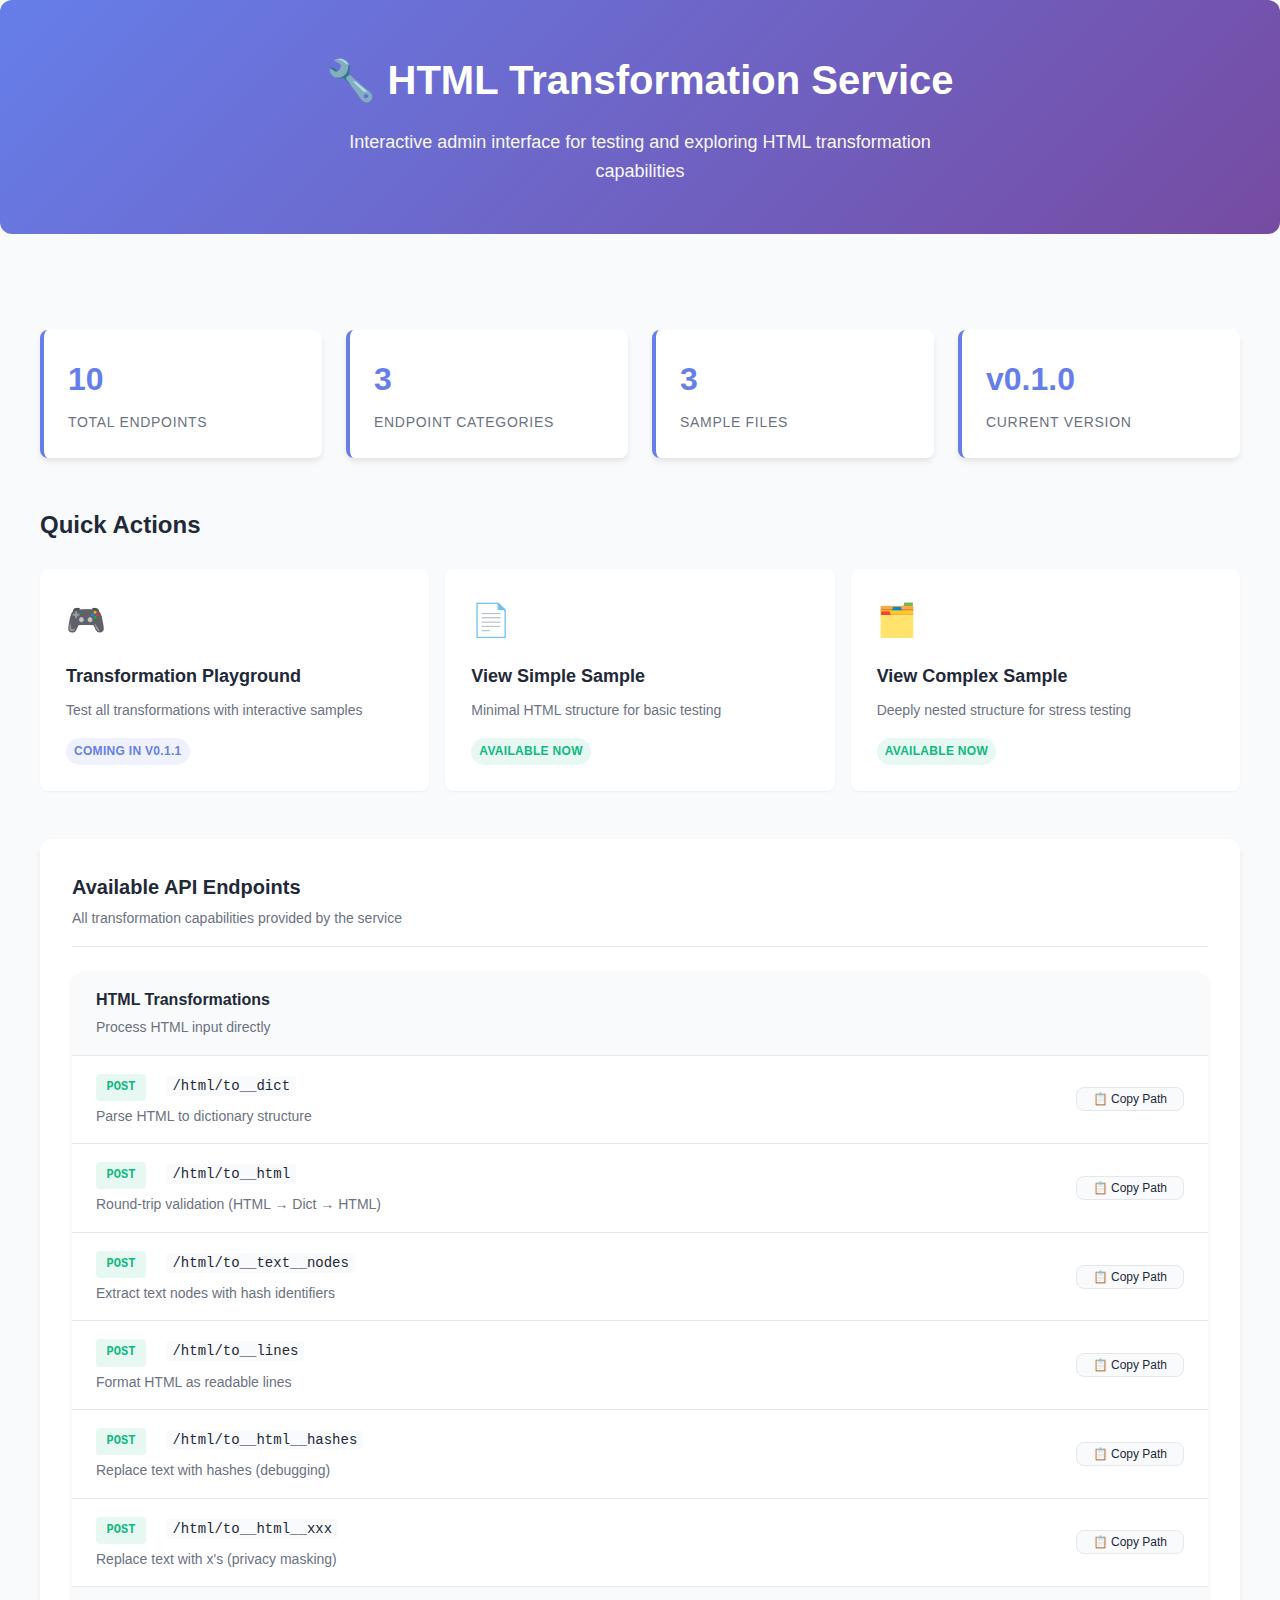
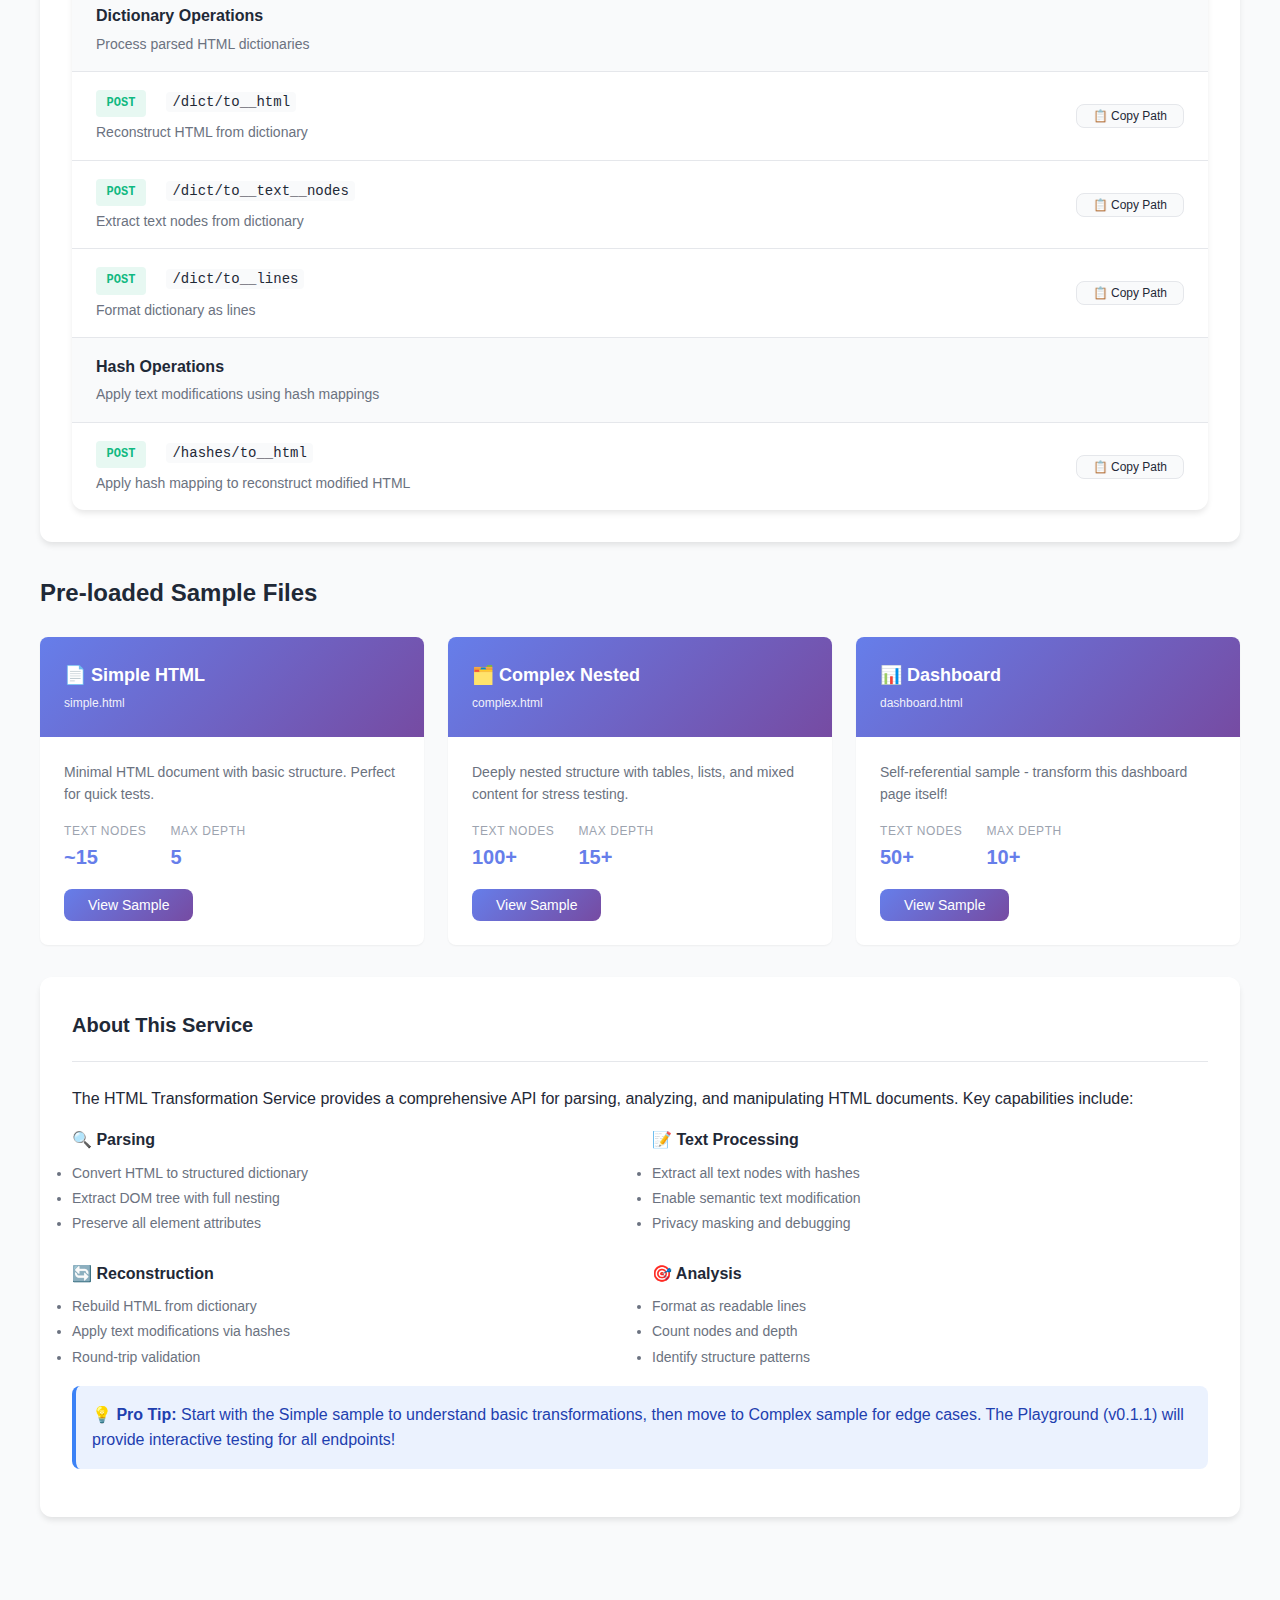
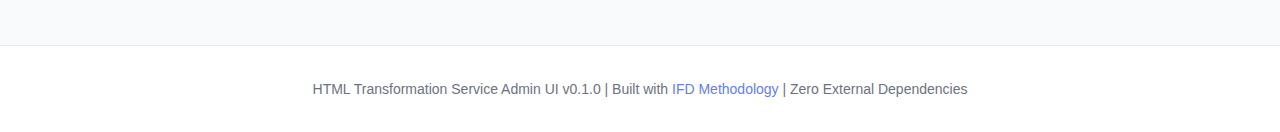
<file: mgraph_ai_service_html__admin_ui/v0/v0.1.0/index.html>
<!DOCTYPE html>
<html lang="en">
<head>
    <meta charset="UTF-8">
    <meta name="viewport" content="width=device-width, initial-scale=1.0">
    <title>HTML Service Dashboard - Admin UI</title>
    
    <!-- Styles -->
    <link rel="stylesheet" href="css/common.css">
    <link rel="stylesheet" href="css/dashboard.css">
    
    <!-- Services -->
    <script src="js/services/api-client.js"></script>
</head>
<body>
    <!-- Hero Section -->
    <div class="hero">
        <div class="container">
            <h1>🔧 HTML Transformation Service</h1>
            <p>Interactive admin interface for testing and exploring HTML transformation capabilities</p>
        </div>
    </div>

    <!-- Main Content -->
    <div class="container main-content">
        
        <!-- Statistics -->
        <section class="stats-section mb-xl">
            <div class="stats-grid">
                <div class="stat-card">
                    <span class="stat-value" id="total-endpoints">-</span>
                    <span class="stat-label">Total Endpoints</span>
                </div>
                <div class="stat-card">
                    <span class="stat-value" id="endpoint-categories">-</span>
                    <span class="stat-label">Endpoint Categories</span>
                </div>
                <div class="stat-card">
                    <span class="stat-value" id="sample-files">-</span>
                    <span class="stat-label">Sample Files</span>
                </div>
                <div class="stat-card">
                    <span class="stat-value">v0.1.0</span>
                    <span class="stat-label">Current Version</span>
                </div>
            </div>
        </section>

        <!-- Quick Actions -->
        <section class="quick-actions mb-xl">
            <h2 class="mb-lg">Quick Actions</h2>
            <div class="grid grid-cols-3">
                <div class="action-card" onclick="navigateToPlayground()">
                    <div class="icon">🎮</div>
                    <h3>Transformation Playground</h3>
                    <p>Test all transformations with interactive samples</p>
                    <span class="badge badge-primary">Coming in v0.1.1</span>
                </div>
                
                <div class="action-card" onclick="viewSample('/html-service/v0/v0.1.0/samples/simple.html')">
                    <div class="icon">📄</div>
                    <h3>View Simple Sample</h3>
                    <p>Minimal HTML structure for basic testing</p>
                    <span class="badge badge-success">Available Now</span>
                </div>
                
                <div class="action-card" onclick="viewSample('/html-service/v0/v0.1.0/samples/complex.html')">
                    <div class="icon">🗂️</div>
                    <h3>View Complex Sample</h3>
                    <p>Deeply nested structure for stress testing</p>
                    <span class="badge badge-success">Available Now</span>
                </div>
            </div>
        </section>

        <!-- Available Endpoints -->
        <section class="endpoints-section mb-xl">
            <div class="card">
                <div class="card-header">
                    <h2 class="card-title">Available API Endpoints</h2>
                    <p class="card-subtitle">All transformation capabilities provided by the service</p>
                </div>
                <div class="card-body">
                    <div id="endpoints-container">
                        <!-- Populated by dashboard.js -->
                    </div>
                </div>
            </div>
        </section>

        <!-- Sample Files -->
        <section class="samples-section mb-xl">
            <h2 class="mb-lg">Pre-loaded Sample Files</h2>
            <div class="samples-grid">
                <!-- Simple Sample -->
                <div class="sample-card">
                    <div class="sample-header">
                        <h3>📄 Simple HTML</h3>
                        <div class="sample-meta">simple.html</div>
                    </div>
                    <div class="sample-body">
                        <p>Minimal HTML document with basic structure. Perfect for quick tests.</p>
                        <div class="sample-stats">
                            <div class="sample-stat">
                                <span class="label">Text Nodes</span>
                                <span class="value">~15</span>
                            </div>
                            <div class="sample-stat">
                                <span class="label">Max Depth</span>
                                <span class="value">5</span>
                            </div>
                        </div>
                        <button class="btn btn-primary view-sample-btn" data-sample-path="/html-service/v0/v0.1.0/samples/simple.html">
                            View Sample
                        </button>
                    </div>
                </div>

                <!-- Complex Sample -->
                <div class="sample-card">
                    <div class="sample-header">
                        <h3>🗂️ Complex Nested</h3>
                        <div class="sample-meta">complex.html</div>
                    </div>
                    <div class="sample-body">
                        <p>Deeply nested structure with tables, lists, and mixed content for stress testing.</p>
                        <div class="sample-stats">
                            <div class="sample-stat">
                                <span class="label">Text Nodes</span>
                                <span class="value">100+</span>
                            </div>
                            <div class="sample-stat">
                                <span class="label">Max Depth</span>
                                <span class="value">15+</span>
                            </div>
                        </div>
                        <button class="btn btn-primary view-sample-btn" data-sample-path="/html-service/v0/v0.1.0/samples/complex.html">
                            View Sample
                        </button>
                    </div>
                </div>

                <!-- Dashboard Sample -->
                <div class="sample-card">
                    <div class="sample-header">
                        <h3>📊 Dashboard</h3>
                        <div class="sample-meta">dashboard.html</div>
                    </div>
                    <div class="sample-body">
                        <p>Self-referential sample - transform this dashboard page itself!</p>
                        <div class="sample-stats">
                            <div class="sample-stat">
                                <span class="label">Text Nodes</span>
                                <span class="value">50+</span>
                            </div>
                            <div class="sample-stat">
                                <span class="label">Max Depth</span>
                                <span class="value">10+</span>
                            </div>
                        </div>
                        <button class="btn btn-primary view-sample-btn" data-sample-path="/html-service/v0/v0.1.0/samples/dashboard.html">
                            View Sample
                        </button>
                    </div>
                </div>
            </div>
        </section>

        <!-- Service Info -->
        <section class="info-section mb-xl">
            <div class="card">
                <div class="card-header">
                    <h2 class="card-title">About This Service</h2>
                </div>
                <div class="card-body">
                    <p class="mb-md">
                        The HTML Transformation Service provides a comprehensive API for parsing, 
                        analyzing, and manipulating HTML documents. Key capabilities include:
                    </p>
                    
                    <div class="grid grid-cols-2 mb-md">
                        <div>
                            <h3 style="font-size: 1rem; margin-bottom: 0.5rem;">🔍 Parsing</h3>
                            <ul style="font-size: 0.875rem; color: var(--text-secondary); line-height: 1.8;">
                                <li>Convert HTML to structured dictionary</li>
                                <li>Extract DOM tree with full nesting</li>
                                <li>Preserve all element attributes</li>
                            </ul>
                        </div>
                        
                        <div>
                            <h3 style="font-size: 1rem; margin-bottom: 0.5rem;">📝 Text Processing</h3>
                            <ul style="font-size: 0.875rem; color: var(--text-secondary); line-height: 1.8;">
                                <li>Extract all text nodes with hashes</li>
                                <li>Enable semantic text modification</li>
                                <li>Privacy masking and debugging</li>
                            </ul>
                        </div>
                        
                        <div>
                            <h3 style="font-size: 1rem; margin-bottom: 0.5rem;">🔄 Reconstruction</h3>
                            <ul style="font-size: 0.875rem; color: var(--text-secondary); line-height: 1.8;">
                                <li>Rebuild HTML from dictionary</li>
                                <li>Apply text modifications via hashes</li>
                                <li>Round-trip validation</li>
                            </ul>
                        </div>
                        
                        <div>
                            <h3 style="font-size: 1rem; margin-bottom: 0.5rem;">🎯 Analysis</h3>
                            <ul style="font-size: 0.875rem; color: var(--text-secondary); line-height: 1.8;">
                                <li>Format as readable lines</li>
                                <li>Count nodes and depth</li>
                                <li>Identify structure patterns</li>
                            </ul>
                        </div>
                    </div>
                    
                    <div class="alert alert-info">
                        <strong>💡 Pro Tip:</strong> Start with the Simple sample to understand basic transformations, 
                        then move to Complex sample for edge cases. The Playground (v0.1.1) will provide 
                        interactive testing for all endpoints!
                    </div>
                </div>
            </div>
        </section>

    </div>

    <!-- Footer -->
    <footer class="footer">
        <div class="container">
            <p>
                HTML Transformation Service Admin UI v0.1.0 | 
                Built with <a href="#" onclick="alert('IFD: Iterative Flow Development - Zero dependencies, native web platform!'); return false;">IFD Methodology</a> | 
                Zero External Dependencies
            </p>
        </div>
    </footer>

    <!-- Dashboard Logic -->
    <script src="js/dashboard.js"></script>
</body>
</html>
</file>
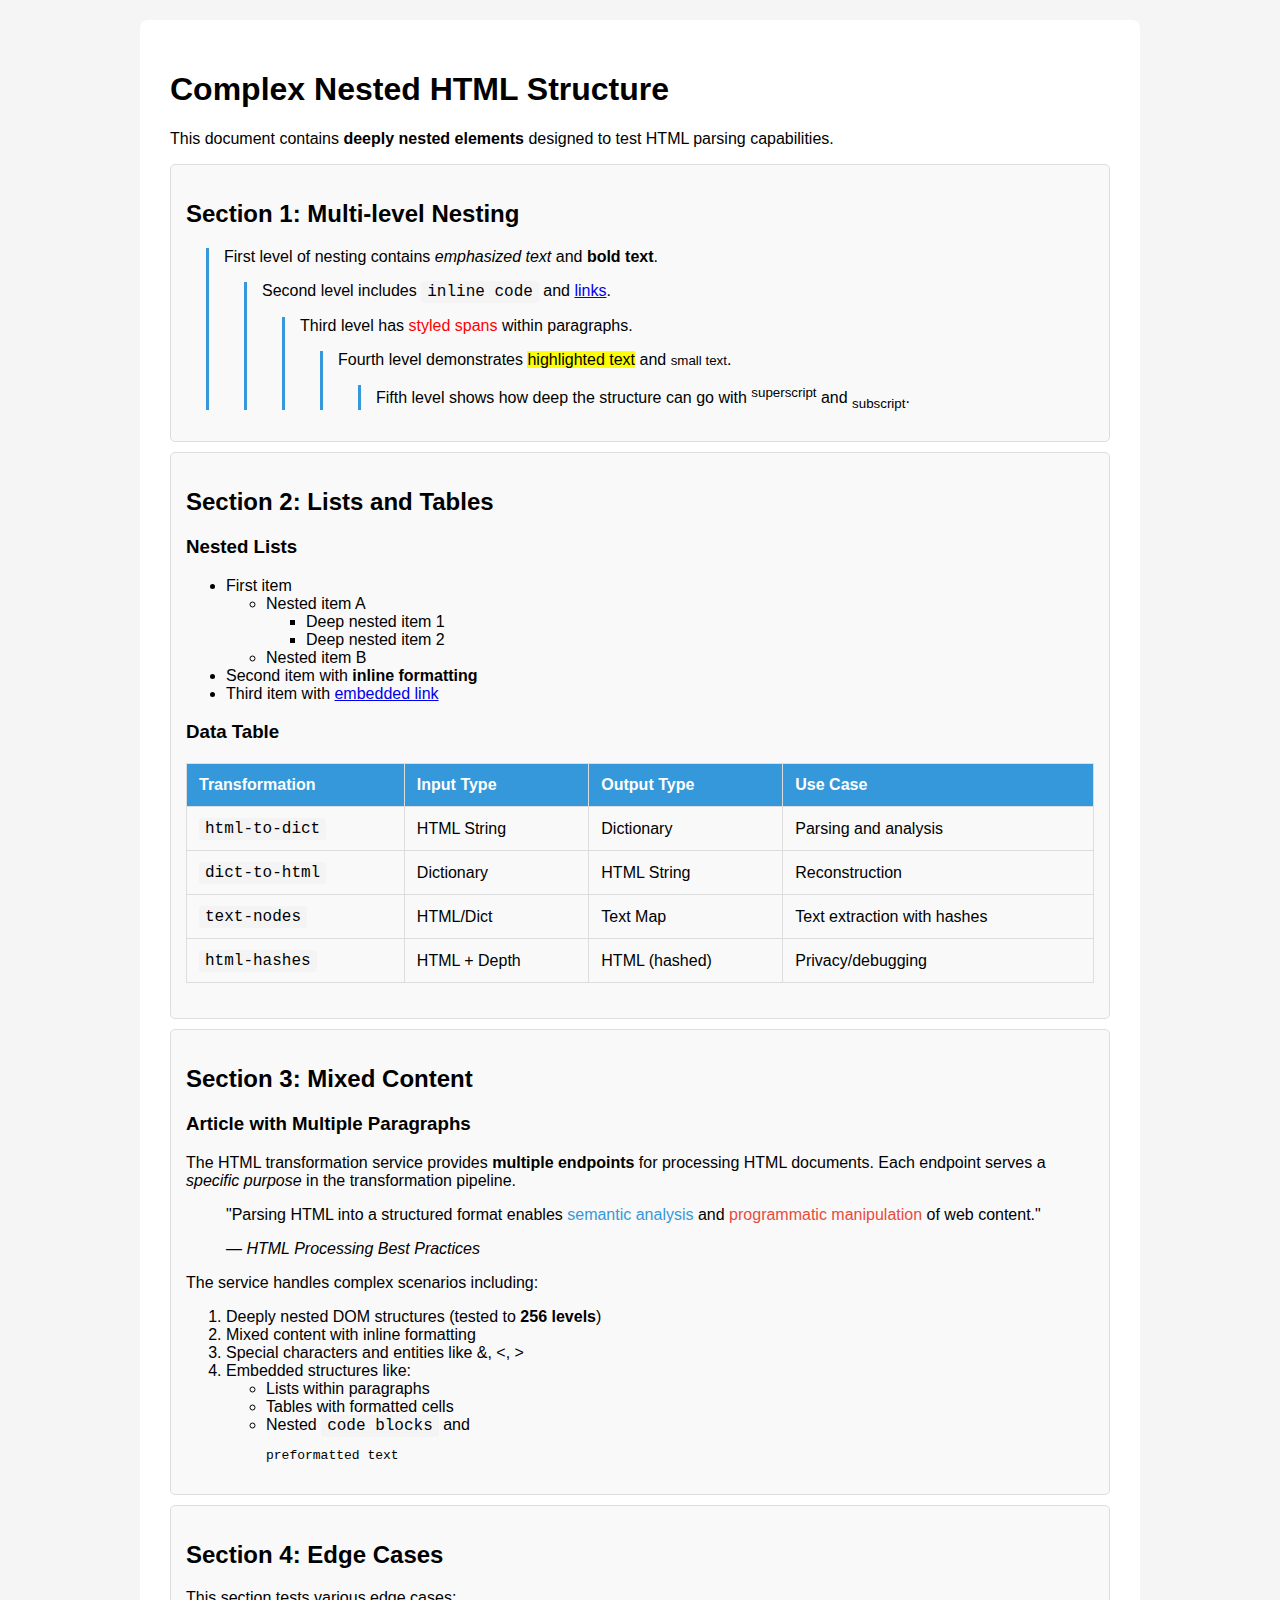
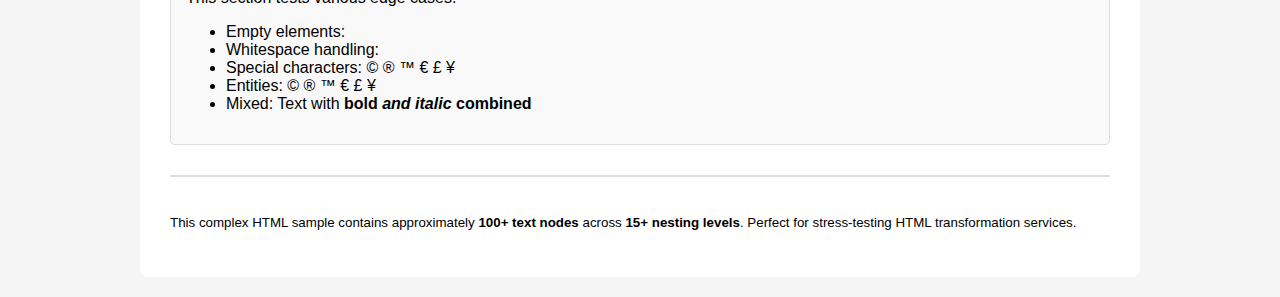
<file: mgraph_ai_service_html__admin_ui/v0/v0.1.0/samples/complex.html>
<!DOCTYPE html>
<html lang="en">
<head>
    <meta charset="UTF-8">
    <meta name="viewport" content="width=device-width, initial-scale=1.0">
    <title>Complex Nested HTML Sample</title>
    <style>
        body {
            font-family: 'Segoe UI', Tahoma, Geneva, Verdana, sans-serif;
            max-width: 1000px;
            margin: 0 auto;
            padding: 20px;
            background: #f5f5f5;
        }
        .container { background: white; padding: 30px; border-radius: 8px; }
        .card { background: #f9f9f9; border: 1px solid #ddd; padding: 15px; margin: 10px 0; border-radius: 5px; }
        .nested { margin-left: 20px; border-left: 3px solid #3498db; padding-left: 15px; }
        table { width: 100%; border-collapse: collapse; margin: 20px 0; }
        th, td { border: 1px solid #ddd; padding: 12px; text-align: left; }
        th { background-color: #3498db; color: white; }
        code { background: #f4f4f4; padding: 2px 6px; border-radius: 3px; font-family: 'Courier New', monospace; }
    </style>
</head>
<body>
    <div class="container">
        <header>
            <h1>Complex Nested HTML Structure</h1>
            <p>This document contains <strong>deeply nested elements</strong> designed to test HTML parsing capabilities.</p>
        </header>
        
        <main>
            <section class="card">
                <h2>Section 1: Multi-level Nesting</h2>
                <div class="nested">
                    <p>First level of nesting contains <em>emphasized text</em> and <strong>bold text</strong>.</p>
                    <div class="nested">
                        <p>Second level includes <code>inline code</code> and <a href="#">links</a>.</p>
                        <div class="nested">
                            <p>Third level has <span style="color: red;">styled spans</span> within paragraphs.</p>
                            <div class="nested">
                                <p>Fourth level demonstrates <mark>highlighted text</mark> and <small>small text</small>.</p>
                                <div class="nested">
                                    <p>Fifth level shows how deep the structure can go with <sup>superscript</sup> and <sub>subscript</sub>.</p>
                                </div>
                            </div>
                        </div>
                    </div>
                </div>
            </section>
            
            <section class="card">
                <h2>Section 2: Lists and Tables</h2>
                <div>
                    <h3>Nested Lists</h3>
                    <ul>
                        <li>
                            First item
                            <ul>
                                <li>
                                    Nested item A
                                    <ul>
                                        <li>Deep nested item 1</li>
                                        <li>Deep nested item 2</li>
                                    </ul>
                                </li>
                                <li>Nested item B</li>
                            </ul>
                        </li>
                        <li>Second item with <strong>inline formatting</strong></li>
                        <li>Third item with <a href="#">embedded link</a></li>
                    </ul>
                    
                    <h3>Data Table</h3>
                    <table>
                        <thead>
                            <tr>
                                <th>Transformation</th>
                                <th>Input Type</th>
                                <th>Output Type</th>
                                <th>Use Case</th>
                            </tr>
                        </thead>
                        <tbody>
                            <tr>
                                <td><code>html-to-dict</code></td>
                                <td>HTML String</td>
                                <td>Dictionary</td>
                                <td>Parsing and analysis</td>
                            </tr>
                            <tr>
                                <td><code>dict-to-html</code></td>
                                <td>Dictionary</td>
                                <td>HTML String</td>
                                <td>Reconstruction</td>
                            </tr>
                            <tr>
                                <td><code>text-nodes</code></td>
                                <td>HTML/Dict</td>
                                <td>Text Map</td>
                                <td>Text extraction with hashes</td>
                            </tr>
                            <tr>
                                <td><code>html-hashes</code></td>
                                <td>HTML + Depth</td>
                                <td>HTML (hashed)</td>
                                <td>Privacy/debugging</td>
                            </tr>
                        </tbody>
                    </table>
                </div>
            </section>
            
            <section class="card">
                <h2>Section 3: Mixed Content</h2>
                <article>
                    <h3>Article with Multiple Paragraphs</h3>
                    <p>
                        The HTML transformation service provides <strong>multiple endpoints</strong> for processing HTML documents.
                        Each endpoint serves a <em>specific purpose</em> in the transformation pipeline.
                    </p>
                    <blockquote>
                        <p>
                            "Parsing HTML into a structured format enables <span style="color: #3498db;">semantic analysis</span> 
                            and <span style="color: #e74c3c;">programmatic manipulation</span> of web content."
                        </p>
                        <footer>— <cite>HTML Processing Best Practices</cite></footer>
                    </blockquote>
                    <p>
                        The service handles complex scenarios including:
                    </p>
                    <ol>
                        <li>Deeply nested DOM structures (tested to <strong>256 levels</strong>)</li>
                        <li>Mixed content with inline formatting</li>
                        <li>Special characters and entities like &amp;, &lt;, &gt;</li>
                        <li>
                            Embedded structures like:
                            <ul>
                                <li>Lists within paragraphs</li>
                                <li>Tables with formatted cells</li>
                                <li>Nested <code>code blocks</code> and <pre>preformatted text</pre></li>
                            </ul>
                        </li>
                    </ol>
                </article>
            </section>
            
            <section class="card">
                <h2>Section 4: Edge Cases</h2>
                <div>
                    <p>This section tests various edge cases:</p>
                    <ul>
                        <li>Empty elements: <span></span> <div></div></li>
                        <li>Whitespace handling: <span>   </span></li>
                        <li>Special characters: © ® ™ € £ ¥</li>
                        <li>Entities: &copy; &reg; &trade; &euro; &pound; &yen;</li>
                        <li>Mixed: Text with <strong>bold <em>and italic</em> combined</strong></li>
                    </ul>
                </div>
            </section>
        </main>
        
        <footer style="margin-top: 30px; padding-top: 20px; border-top: 2px solid #ddd;">
            <p><small>
                This complex HTML sample contains approximately <strong>100+ text nodes</strong> 
                across <strong>15+ nesting levels</strong>. Perfect for stress-testing HTML transformation services.
            </small></p>
        </footer>
    </div>
    
    <!-- Hidden metadata for testing -->
    <script type="application/json">
    {
        "metadata": {
            "title": "Complex Sample",
            "nodes": "100+",
            "depth": "15+",
            "purpose": "Stress testing"
        }
    }
    </script>
</body>
</html>
</file>
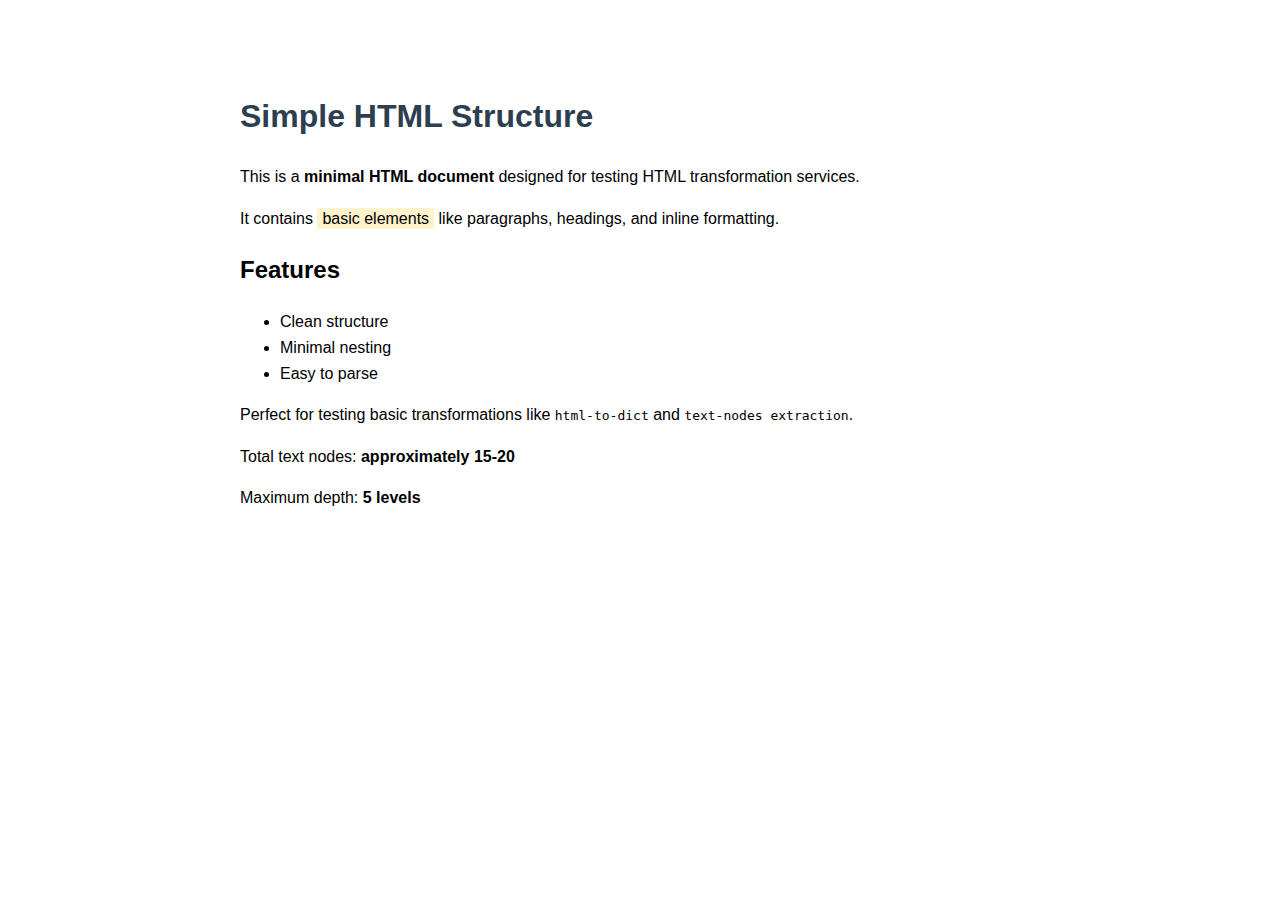
<file: mgraph_ai_service_html__admin_ui/v0/v0.1.0/samples/simple.html>
<!DOCTYPE html>
<html lang="en">
<head>
    <meta charset="UTF-8">
    <meta name="viewport" content="width=device-width, initial-scale=1.0">
    <title>Simple HTML Sample</title>
    <style>
        body {
            font-family: Arial, sans-serif;
            max-width: 800px;
            margin: 50px auto;
            padding: 20px;
            line-height: 1.6;
        }
        h1 { color: #2c3e50; }
        .highlight { background-color: #fff3cd; padding: 2px 5px; }
    </style>
</head>
<body>
    <h1>Simple HTML Structure</h1>
    
    <p>This is a <strong>minimal HTML document</strong> designed for testing HTML transformation services.</p>
    
    <p>It contains <span class="highlight">basic elements</span> like paragraphs, headings, and inline formatting.</p>
    
    <h2>Features</h2>
    <ul>
        <li>Clean structure</li>
        <li>Minimal nesting</li>
        <li>Easy to parse</li>
    </ul>
    
    <p>Perfect for testing basic transformations like <code>html-to-dict</code> and <code>text-nodes extraction</code>.</p>
    
    <div>
        <p>Total text nodes: <strong>approximately 15-20</strong></p>
        <p>Maximum depth: <strong>5 levels</strong></p>
    </div>
</body>
</html>
</file>
<file: mgraph_ai_service_html__admin_ui/v0/v0.1.0/css/common.css>
/* ============================================
   HTML Service Admin UI - Common Styles
   v0.1.0
   
   Shared across all pages in major version v0.x
   ============================================ */

/* === CSS Reset & Base === */
* {
    margin: 0;
    padding: 0;
    box-sizing: border-box;
}

:root {
    /* Color Palette */
    --primary-gradient-start: #667eea;
    --primary-gradient-end: #764ba2;
    --primary-dark: #5568d3;
    --primary-light: #7c8df5;
    
    --secondary-gradient-start: #f093fb;
    --secondary-gradient-end: #f5576c;
    
    --success: #10b981;
    --warning: #f59e0b;
    --error: #ef4444;
    --info: #3b82f6;
    
    --text-primary: #1f2937;
    --text-secondary: #6b7280;
    --text-light: #9ca3af;
    
    --bg-primary: #ffffff;
    --bg-secondary: #f9fafb;
    --bg-dark: #111827;
    
    --border-color: #e5e7eb;
    --border-radius: 8px;
    --border-radius-lg: 12px;
    
    --shadow-sm: 0 1px 2px 0 rgba(0, 0, 0, 0.05);
    --shadow-md: 0 4px 6px -1px rgba(0, 0, 0, 0.1);
    --shadow-lg: 0 10px 15px -3px rgba(0, 0, 0, 0.1);
    --shadow-xl: 0 20px 25px -5px rgba(0, 0, 0, 0.1);
    
    /* Spacing */
    --spacing-xs: 4px;
    --spacing-sm: 8px;
    --spacing-md: 16px;
    --spacing-lg: 24px;
    --spacing-xl: 32px;
    --spacing-2xl: 48px;
    
    /* Typography */
    --font-sans: -apple-system, BlinkMacSystemFont, 'Segoe UI', Roboto, 'Helvetica Neue', Arial, sans-serif;
    --font-mono: 'Monaco', 'Courier New', monospace;
}

body {
    font-family: var(--font-sans);
    color: var(--text-primary);
    background: var(--bg-secondary);
    line-height: 1.6;
    -webkit-font-smoothing: antialiased;
    -moz-osx-font-smoothing: grayscale;
}

/* === Gradient Background === */
.gradient-bg {
    background: linear-gradient(135deg, var(--primary-gradient-start) 0%, var(--primary-gradient-end) 100%);
    color: white;
}

.gradient-bg-secondary {
    background: linear-gradient(135deg, var(--secondary-gradient-start) 0%, var(--secondary-gradient-end) 100%);
    color: white;
}

/* === Container === */
.container {
    max-width: 1200px;
    margin: 0 auto;
    padding: 0 var(--spacing-lg);
}

.container-fluid {
    width: 100%;
    padding: 0 var(--spacing-lg);
}

/* === Header === */
.header {
    background: white;
    border-bottom: 1px solid var(--border-color);
    padding: var(--spacing-lg) 0;
    box-shadow: var(--shadow-sm);
}

.header h1 {
    font-size: 1.875rem;
    font-weight: 700;
    background: linear-gradient(135deg, var(--primary-gradient-start), var(--primary-gradient-end));
    -webkit-background-clip: text;
    -webkit-text-fill-color: transparent;
    background-clip: text;
}

.header p {
    color: var(--text-secondary);
    margin-top: var(--spacing-xs);
}

/* === Cards === */
.card {
    background: var(--bg-primary);
    border-radius: var(--border-radius-lg);
    box-shadow: var(--shadow-md);
    padding: var(--spacing-xl);
    transition: transform 0.2s, box-shadow 0.2s;
}

.card:hover {
    transform: translateY(-2px);
    box-shadow: var(--shadow-lg);
}

.card-header {
    border-bottom: 1px solid var(--border-color);
    padding-bottom: var(--spacing-md);
    margin-bottom: var(--spacing-lg);
}

.card-title {
    font-size: 1.25rem;
    font-weight: 600;
    color: var(--text-primary);
    margin-bottom: var(--spacing-xs);
}

.card-subtitle {
    font-size: 0.875rem;
    color: var(--text-secondary);
}

.card-body {
    /* Card content area */
}

.card-footer {
    border-top: 1px solid var(--border-color);
    padding-top: var(--spacing-md);
    margin-top: var(--spacing-lg);
}

/* === Buttons === */
.btn {
    display: inline-flex;
    align-items: center;
    justify-content: center;
    padding: var(--spacing-sm) var(--spacing-lg);
    font-size: 0.875rem;
    font-weight: 500;
    border-radius: var(--border-radius);
    border: none;
    cursor: pointer;
    transition: all 0.2s;
    text-decoration: none;
    gap: var(--spacing-sm);
}

.btn:disabled {
    opacity: 0.5;
    cursor: not-allowed;
}

.btn-primary {
    background: linear-gradient(135deg, var(--primary-gradient-start), var(--primary-gradient-end));
    color: white;
}

.btn-primary:hover:not(:disabled) {
    background: linear-gradient(135deg, var(--primary-dark), var(--primary-gradient-end));
    transform: translateY(-1px);
    box-shadow: var(--shadow-md);
}

.btn-secondary {
    background: var(--bg-secondary);
    color: var(--text-primary);
    border: 1px solid var(--border-color);
}

.btn-secondary:hover:not(:disabled) {
    background: white;
    border-color: var(--primary-gradient-start);
    color: var(--primary-gradient-start);
}

.btn-success {
    background: var(--success);
    color: white;
}

.btn-success:hover:not(:disabled) {
    background: #059669;
}

.btn-error {
    background: var(--error);
    color: white;
}

.btn-error:hover:not(:disabled) {
    background: #dc2626;
}

.btn-sm {
    padding: var(--spacing-xs) var(--spacing-md);
    font-size: 0.75rem;
}

.btn-lg {
    padding: var(--spacing-md) var(--spacing-xl);
    font-size: 1rem;
}

/* === Badge === */
.badge {
    display: inline-flex;
    align-items: center;
    padding: var(--spacing-xs) var(--spacing-sm);
    font-size: 0.75rem;
    font-weight: 600;
    border-radius: 9999px;
    text-transform: uppercase;
    letter-spacing: 0.025em;
}

.badge-primary {
    background: rgba(102, 126, 234, 0.1);
    color: var(--primary-gradient-start);
}

.badge-success {
    background: rgba(16, 185, 129, 0.1);
    color: var(--success);
}

.badge-warning {
    background: rgba(245, 158, 11, 0.1);
    color: var(--warning);
}

.badge-error {
    background: rgba(239, 68, 68, 0.1);
    color: var(--error);
}

/* === Grid System === */
.grid {
    display: grid;
    gap: var(--spacing-lg);
}

.grid-cols-1 { grid-template-columns: repeat(1, 1fr); }
.grid-cols-2 { grid-template-columns: repeat(2, 1fr); }
.grid-cols-3 { grid-template-columns: repeat(3, 1fr); }
.grid-cols-4 { grid-template-columns: repeat(4, 1fr); }

/* === Code === */
code {
    font-family: var(--font-mono);
    font-size: 0.875em;
    background: var(--bg-secondary);
    padding: 2px 6px;
    border-radius: 4px;
    color: var(--error);
}

pre {
    font-family: var(--font-mono);
    font-size: 0.875rem;
    background: var(--bg-dark);
    color: #f8f8f2;
    padding: var(--spacing-lg);
    border-radius: var(--border-radius);
    overflow-x: auto;
    line-height: 1.5;
}

pre code {
    background: none;
    color: inherit;
    padding: 0;
}

/* === Links === */
a {
    color: var(--primary-gradient-start);
    text-decoration: none;
    transition: color 0.2s;
}

a:hover {
    color: var(--primary-dark);
    text-decoration: underline;
}

/* === Utilities === */
.text-center { text-align: center; }
.text-left { text-align: left; }
.text-right { text-align: right; }

.mt-sm { margin-top: var(--spacing-sm); }
.mt-md { margin-top: var(--spacing-md); }
.mt-lg { margin-top: var(--spacing-lg); }
.mt-xl { margin-top: var(--spacing-xl); }

.mb-sm { margin-bottom: var(--spacing-sm); }
.mb-md { margin-bottom: var(--spacing-md); }
.mb-lg { margin-bottom: var(--spacing-lg); }
.mb-xl { margin-bottom: var(--spacing-xl); }

.pt-lg { padding-top: var(--spacing-lg); }
.pb-lg { padding-bottom: var(--spacing-lg); }

.text-primary { color: var(--text-primary); }
.text-secondary { color: var(--text-secondary); }
.text-light { color: var(--text-light); }

/* === Responsive === */
@media (max-width: 768px) {
    .container {
        padding: 0 var(--spacing-md);
    }
    
    .grid-cols-2,
    .grid-cols-3,
    .grid-cols-4 {
        grid-template-columns: 1fr;
    }
    
    .card {
        padding: var(--spacing-lg);
    }
    
    .header h1 {
        font-size: 1.5rem;
    }
}

/* === Loading Spinner === */
.spinner {
    border: 3px solid var(--bg-secondary);
    border-top: 3px solid var(--primary-gradient-start);
    border-radius: 50%;
    width: 40px;
    height: 40px;
    animation: spin 1s linear infinite;
}

@keyframes spin {
    0% { transform: rotate(0deg); }
    100% { transform: rotate(360deg); }
}

.loading {
    display: flex;
    flex-direction: column;
    align-items: center;
    justify-content: center;
    gap: var(--spacing-md);
    padding: var(--spacing-2xl);
}

/* === Alert === */
.alert {
    padding: var(--spacing-md);
    border-radius: var(--border-radius);
    margin-bottom: var(--spacing-md);
    border-left: 4px solid;
}

.alert-info {
    background: rgba(59, 130, 246, 0.1);
    border-color: var(--info);
    color: #1e40af;
}

.alert-success {
    background: rgba(16, 185, 129, 0.1);
    border-color: var(--success);
    color: #065f46;
}

.alert-warning {
    background: rgba(245, 158, 11, 0.1);
    border-color: var(--warning);
    color: #92400e;
}

.alert-error {
    background: rgba(239, 68, 68, 0.1);
    border-color: var(--error);
    color: #991b1b;
}
</file>
<file: mgraph_ai_service_html__admin_ui/v0/v0.1.0/css/dashboard.css>
/* ============================================
   HTML Service Admin UI - Dashboard Styles
   v0.1.0
   
   Dashboard-specific layout and styling
   ============================================ */

/* === Main Layout === */
.main-content {
    padding: var(--spacing-2xl) 0;
    min-height: calc(100vh - 200px);
}

/* === Hero Section === */
.hero {
    background: linear-gradient(135deg, var(--primary-gradient-start) 0%, var(--primary-gradient-end) 100%);
    color: white;
    padding: var(--spacing-2xl) 0;
    text-align: center;
    margin-bottom: var(--spacing-2xl);
    border-radius: var(--border-radius-lg);
}

.hero h1 {
    font-size: 2.5rem;
    font-weight: 700;
    margin-bottom: var(--spacing-md);
}

.hero p {
    font-size: 1.125rem;
    opacity: 0.95;
    max-width: 600px;
    margin: 0 auto;
}

/* === Stats Grid === */
.stats-grid {
    display: grid;
    grid-template-columns: repeat(auto-fit, minmax(250px, 1fr));
    gap: var(--spacing-lg);
    margin-bottom: var(--spacing-2xl);
}

.stat-card {
    background: white;
    padding: var(--spacing-lg);
    border-radius: var(--border-radius);
    box-shadow: var(--shadow-md);
    border-left: 4px solid var(--primary-gradient-start);
}

.stat-card .stat-value {
    font-size: 2rem;
    font-weight: 700;
    color: var(--primary-gradient-start);
    display: block;
    margin-bottom: var(--spacing-xs);
}

.stat-card .stat-label {
    font-size: 0.875rem;
    color: var(--text-secondary);
    text-transform: uppercase;
    letter-spacing: 0.05em;
}

/* === Quick Actions === */
.quick-actions {
    margin-bottom: var(--spacing-2xl);
}

.quick-actions .grid {
    gap: var(--spacing-md);
}

.action-card {
    background: white;
    padding: var(--spacing-lg);
    border-radius: var(--border-radius);
    box-shadow: var(--shadow-sm);
    cursor: pointer;
    transition: all 0.2s;
    border: 2px solid transparent;
}

.action-card:hover {
    transform: translateY(-2px);
    box-shadow: var(--shadow-lg);
    border-color: var(--primary-gradient-start);
}

.action-card .icon {
    font-size: 2rem;
    margin-bottom: var(--spacing-md);
}

.action-card h3 {
    font-size: 1.125rem;
    margin-bottom: var(--spacing-sm);
    color: var(--text-primary);
}

.action-card p {
    font-size: 0.875rem;
    color: var(--text-secondary);
    margin-bottom: var(--spacing-md);
}

/* === Endpoint List === */
.endpoint-list {
    background: white;
    border-radius: var(--border-radius-lg);
    overflow: hidden;
    box-shadow: var(--shadow-md);
}

.endpoint-group {
    border-bottom: 1px solid var(--border-color);
}

.endpoint-group:last-child {
    border-bottom: none;
}

.endpoint-group-header {
    background: var(--bg-secondary);
    padding: var(--spacing-md) var(--spacing-lg);
    font-weight: 600;
    color: var(--text-primary);
    border-bottom: 1px solid var(--border-color);
}

.endpoint-item {
    padding: var(--spacing-md) var(--spacing-lg);
    display: flex;
    justify-content: space-between;
    align-items: center;
    transition: background 0.2s;
}

.endpoint-item:hover {
    background: var(--bg-secondary);
}

.endpoint-item:not(:last-child) {
    border-bottom: 1px solid var(--border-color);
}

.endpoint-info {
    flex: 1;
}

.endpoint-method {
    display: inline-block;
    font-family: var(--font-mono);
    font-size: 0.75rem;
    font-weight: 700;
    padding: var(--spacing-xs) var(--spacing-sm);
    border-radius: 4px;
    margin-right: var(--spacing-md);
    min-width: 50px;
    text-align: center;
}

.endpoint-method.post {
    background: rgba(16, 185, 129, 0.1);
    color: var(--success);
}

.endpoint-method.get {
    background: rgba(59, 130, 246, 0.1);
    color: var(--info);
}

.endpoint-path {
    font-family: var(--font-mono);
    font-size: 0.875rem;
    color: var(--text-primary);
    margin-right: var(--spacing-md);
}

.endpoint-description {
    font-size: 0.875rem;
    color: var(--text-secondary);
    margin-top: var(--spacing-xs);
}

.endpoint-actions {
    display: flex;
    gap: var(--spacing-sm);
}

/* === Samples Section === */
.samples-grid {
    display: grid;
    grid-template-columns: repeat(auto-fit, minmax(300px, 1fr));
    gap: var(--spacing-lg);
}

.sample-card {
    background: white;
    border-radius: var(--border-radius);
    box-shadow: var(--shadow-sm);
    overflow: hidden;
    transition: all 0.2s;
}

.sample-card:hover {
    box-shadow: var(--shadow-md);
}

.sample-header {
    background: linear-gradient(135deg, var(--primary-gradient-start) 0%, var(--primary-gradient-end) 100%);
    color: white;
    padding: var(--spacing-lg);
}

.sample-header h3 {
    font-size: 1.125rem;
    margin-bottom: var(--spacing-xs);
}

.sample-header .sample-meta {
    font-size: 0.75rem;
    opacity: 0.9;
}

.sample-body {
    padding: var(--spacing-lg);
}

.sample-body p {
    font-size: 0.875rem;
    color: var(--text-secondary);
    margin-bottom: var(--spacing-md);
}

.sample-stats {
    display: flex;
    gap: var(--spacing-lg);
    margin-bottom: var(--spacing-md);
}

.sample-stat {
    display: flex;
    flex-direction: column;
}

.sample-stat .label {
    font-size: 0.75rem;
    color: var(--text-light);
    text-transform: uppercase;
    letter-spacing: 0.05em;
}

.sample-stat .value {
    font-size: 1.25rem;
    font-weight: 600;
    color: var(--primary-gradient-start);
}

/* === Footer === */
.footer {
    background: white;
    border-top: 1px solid var(--border-color);
    padding: var(--spacing-xl) 0;
    margin-top: var(--spacing-2xl);
    text-align: center;
}

.footer p {
    font-size: 0.875rem;
    color: var(--text-secondary);
}

.footer a {
    color: var(--primary-gradient-start);
    font-weight: 500;
}

/* === Responsive === */
@media (max-width: 768px) {
    .hero h1 {
        font-size: 1.875rem;
    }
    
    .hero p {
        font-size: 1rem;
    }
    
    .stats-grid {
        grid-template-columns: 1fr;
    }
    
    .endpoint-item {
        flex-direction: column;
        align-items: flex-start;
    }
    
    .endpoint-actions {
        margin-top: var(--spacing-md);
        width: 100%;
    }
    
    .endpoint-actions .btn {
        flex: 1;
    }
}
</file>
